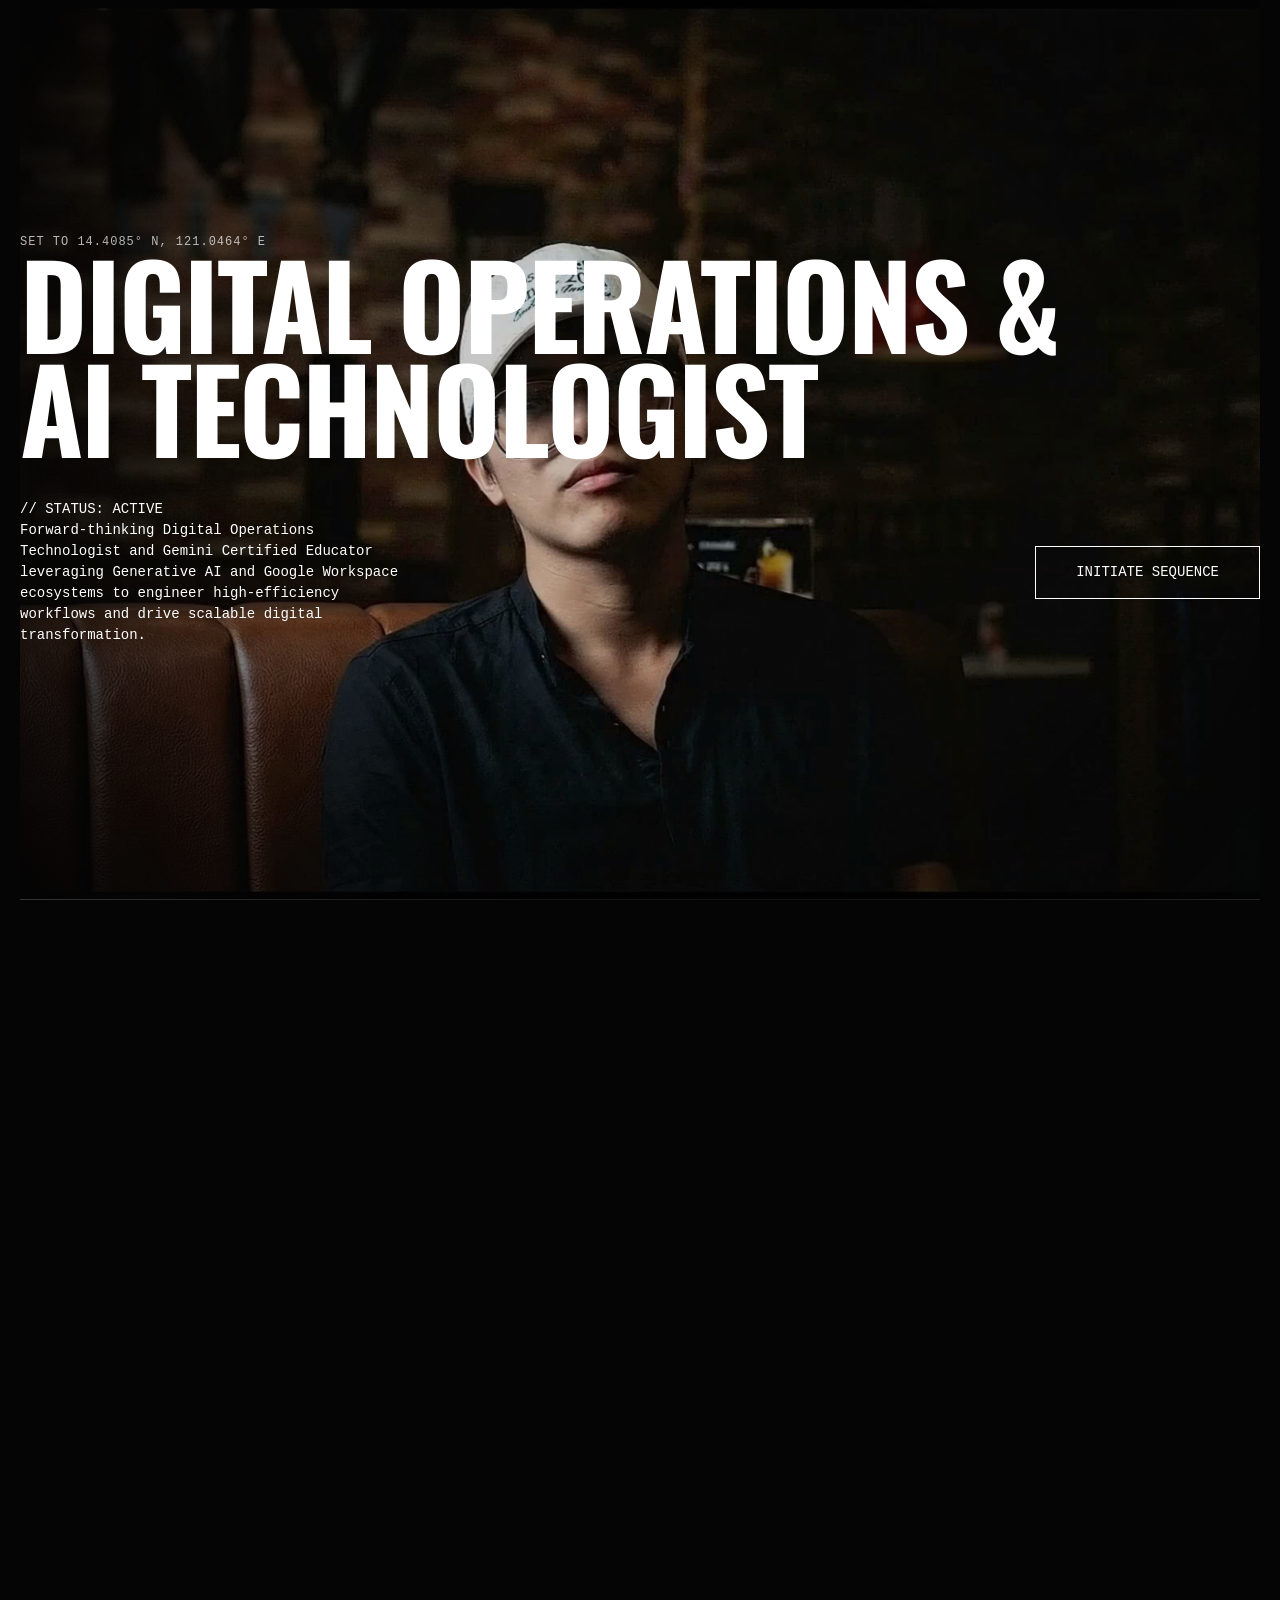
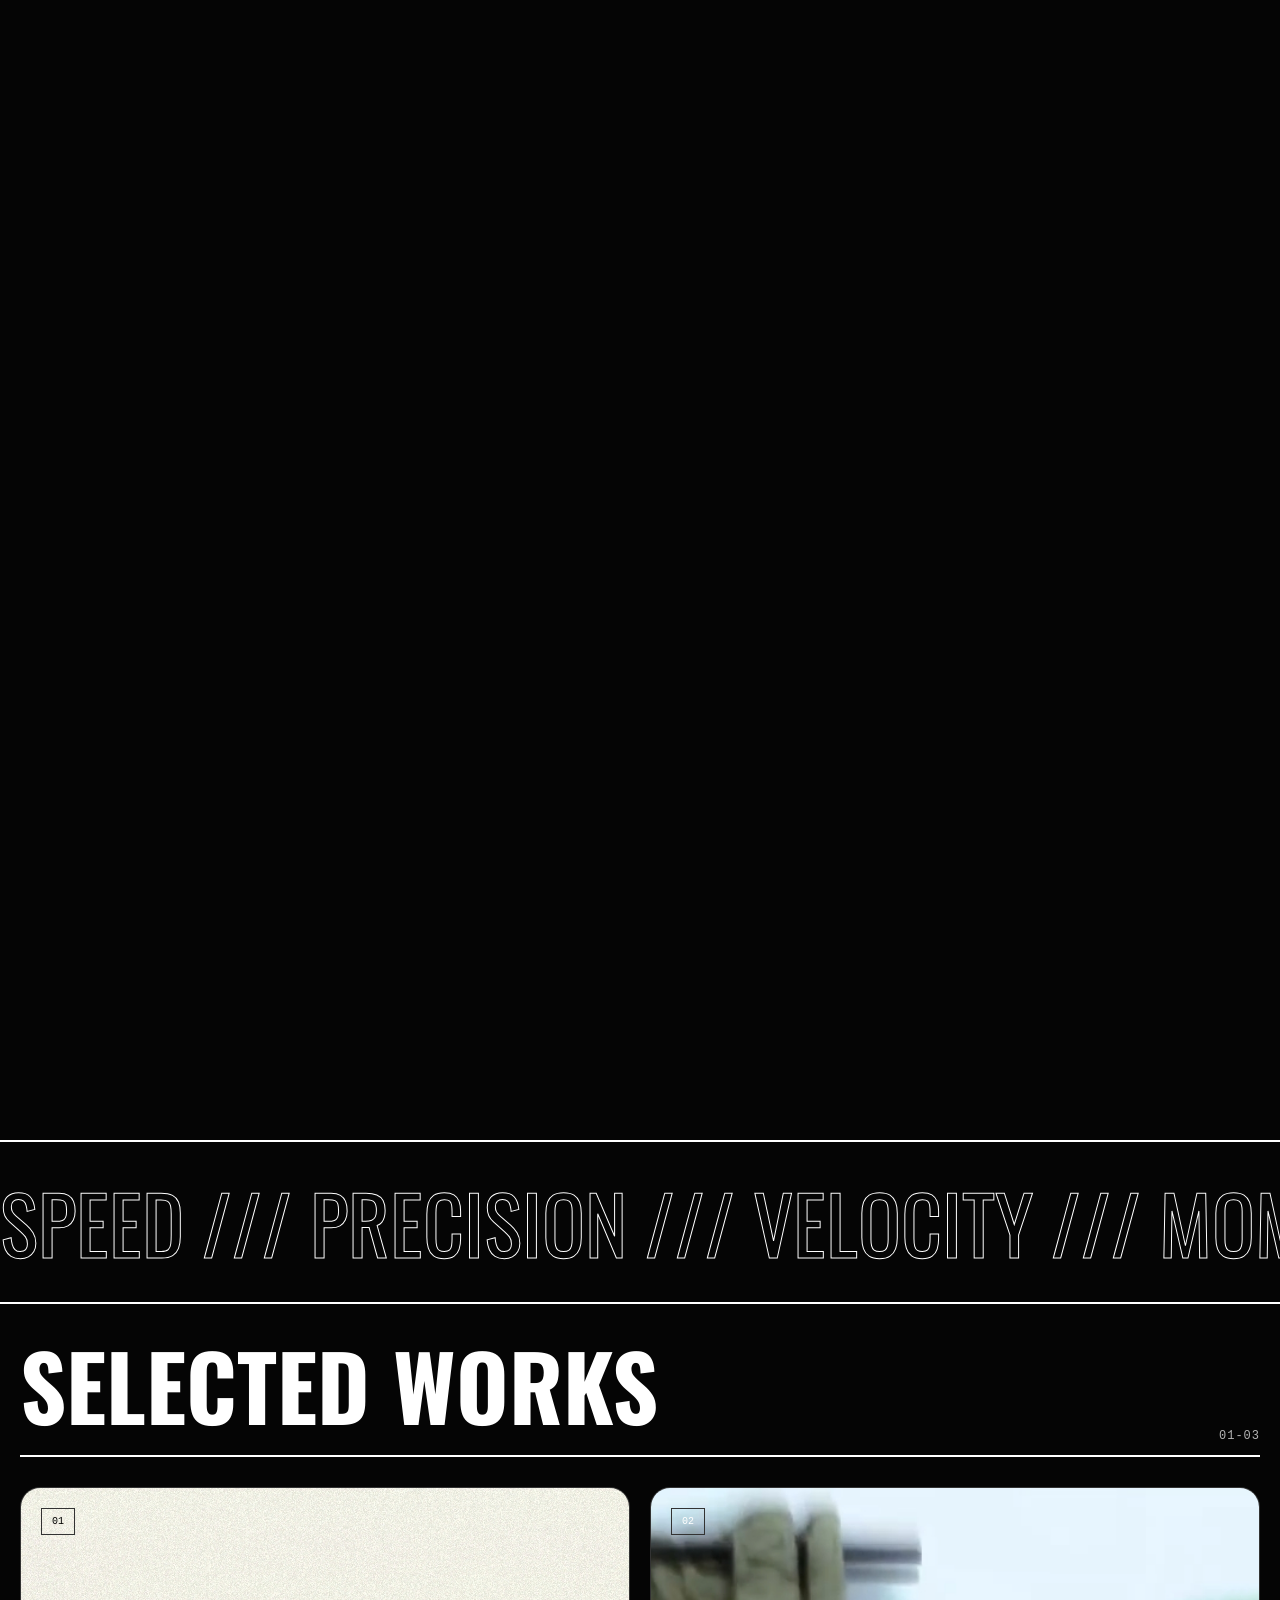
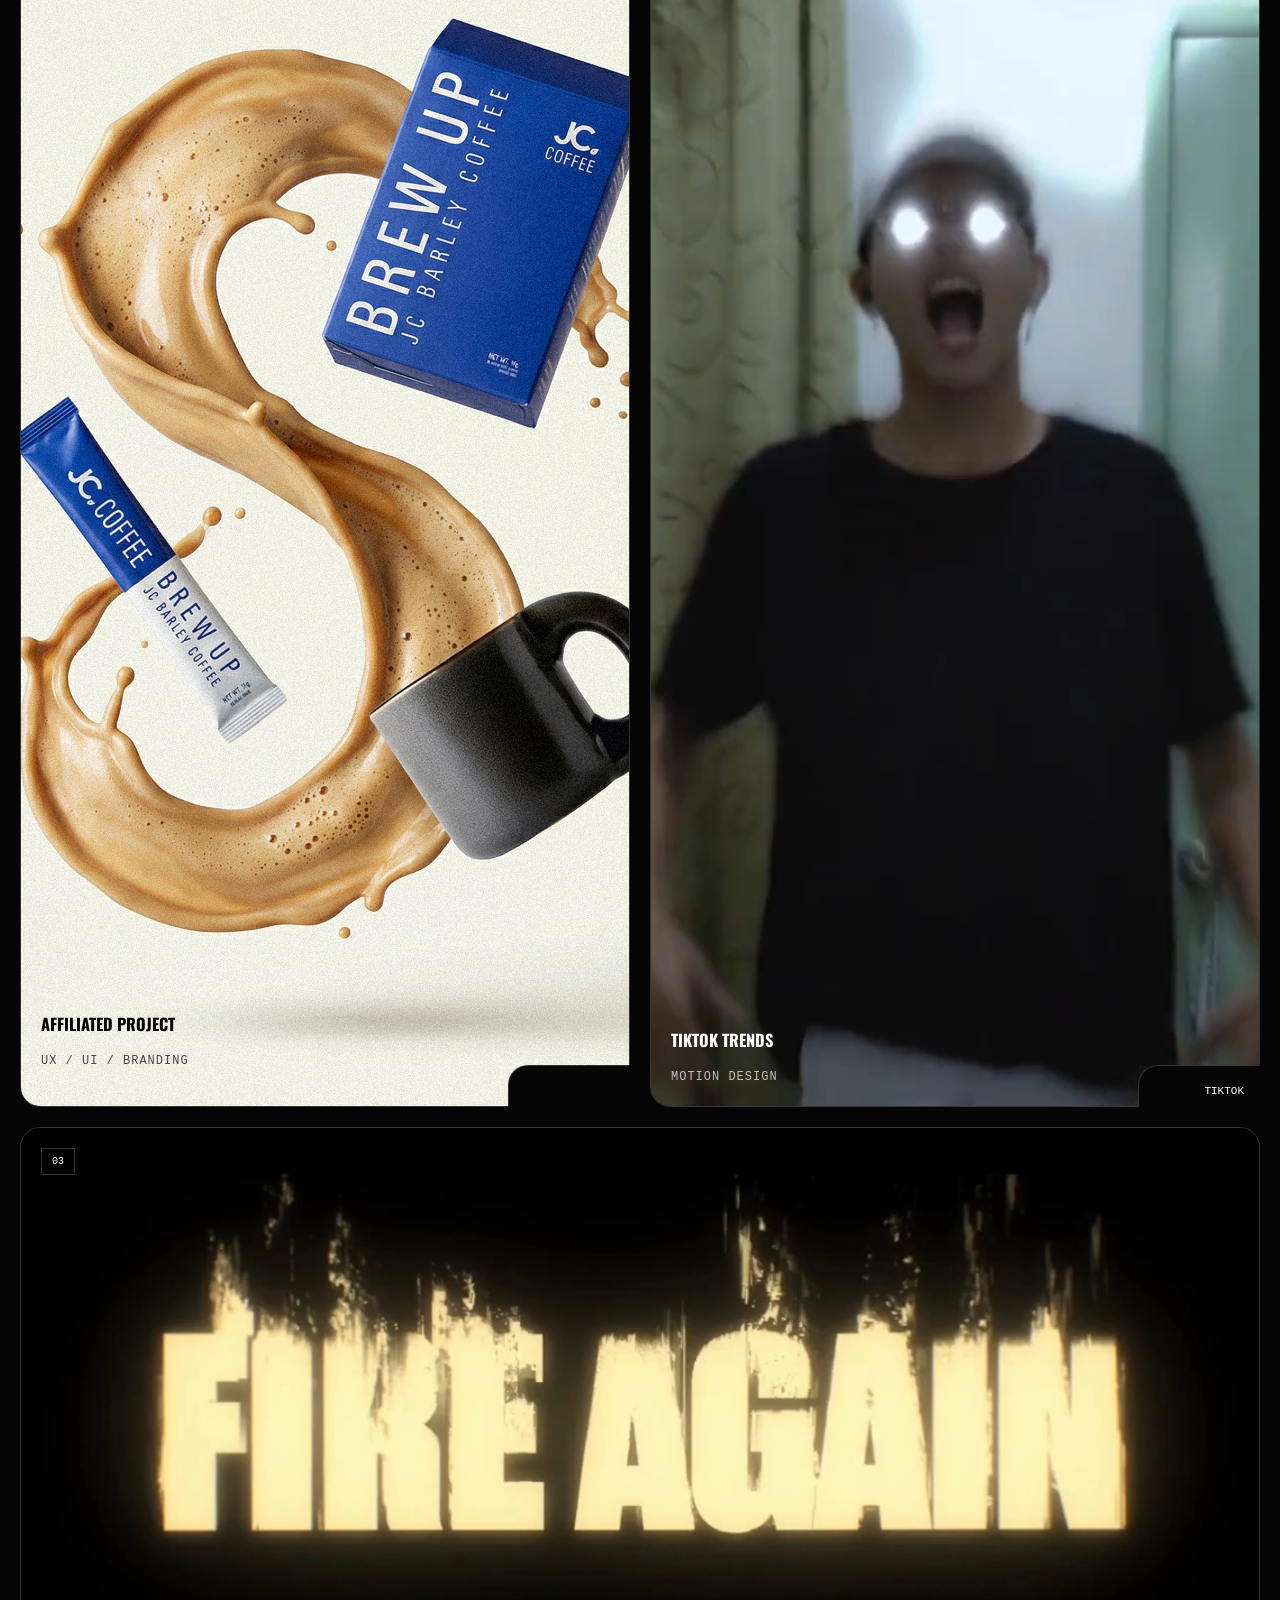
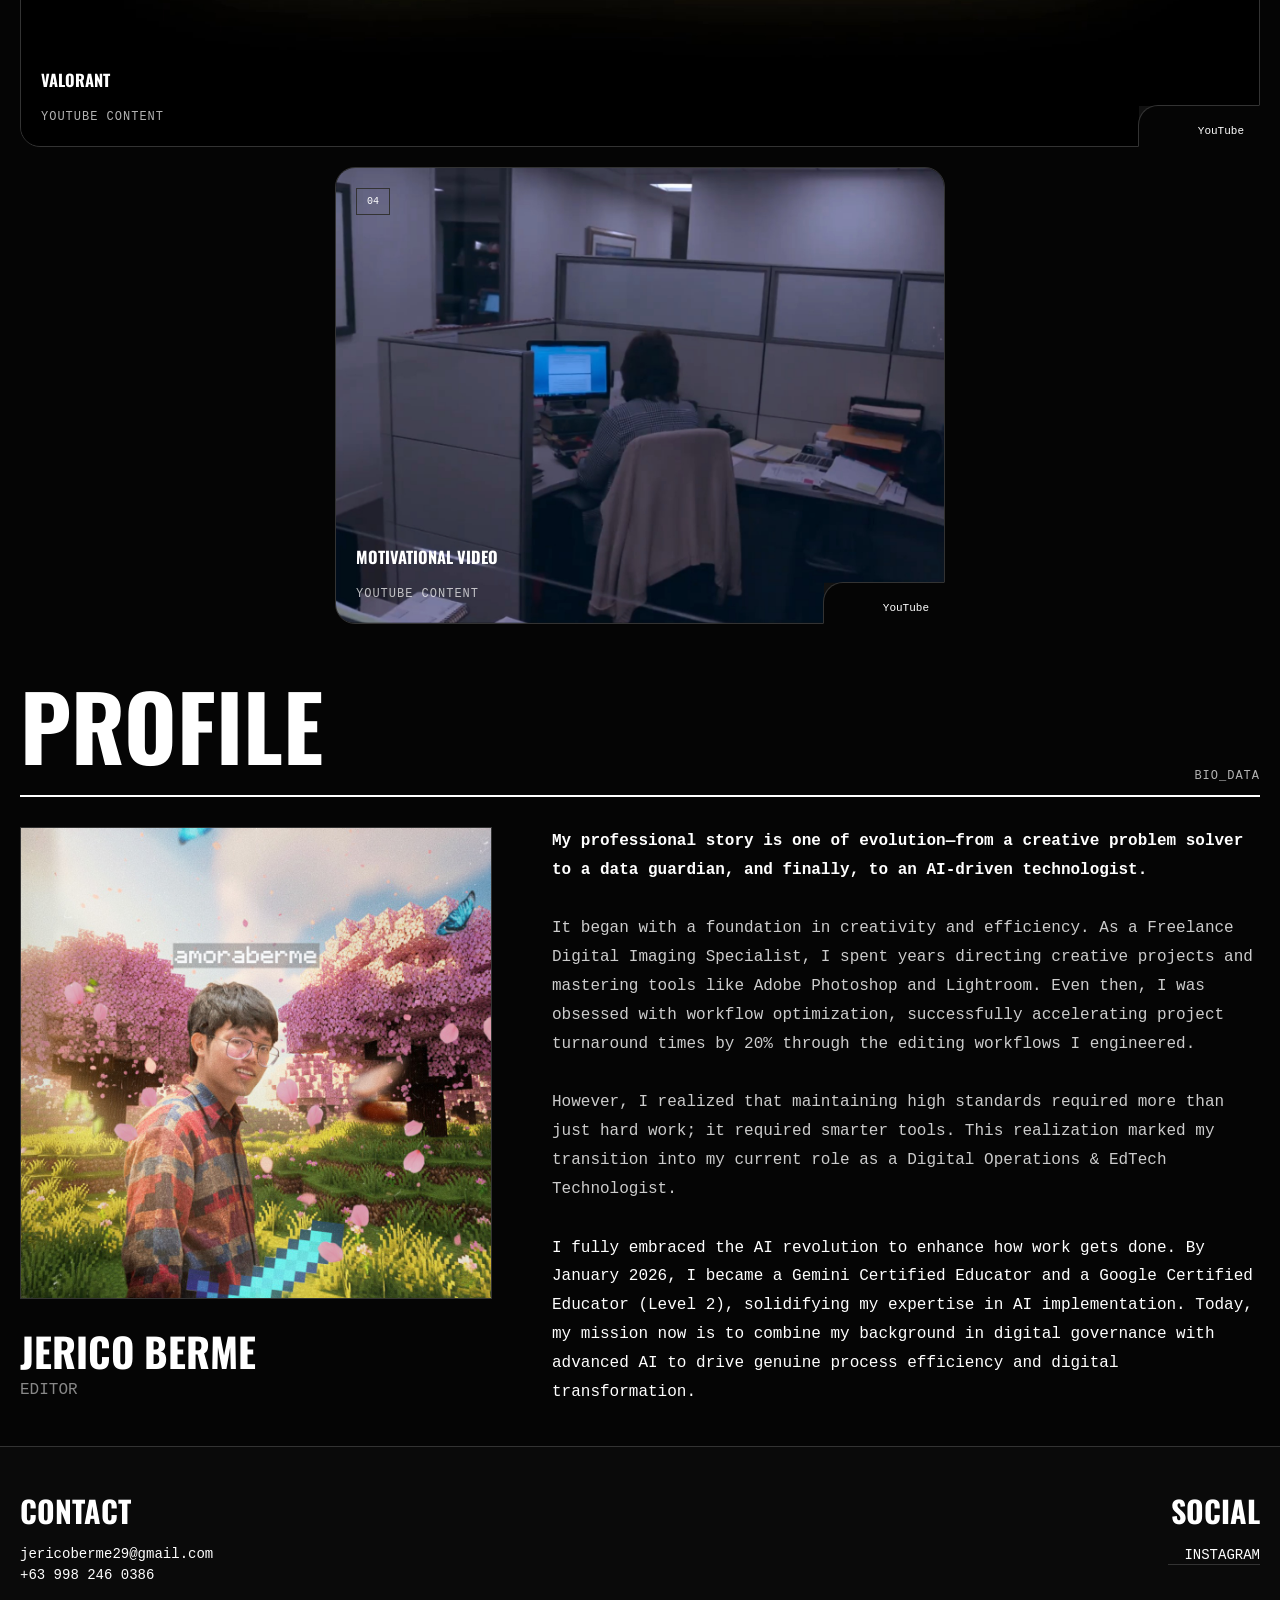
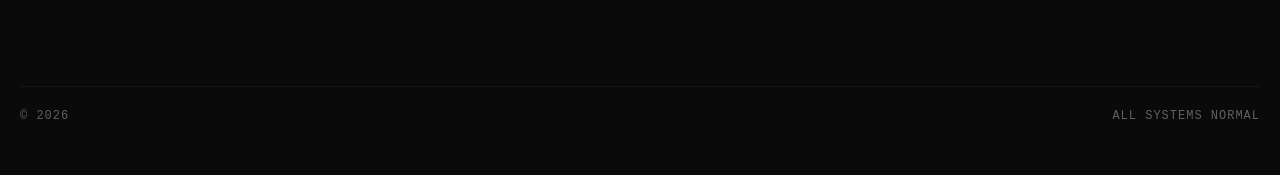
<file: index.html>
<!DOCTYPE html>
<html lang="en">

<head>
    <meta charset="UTF-8">
    <meta name="viewport" content="width=device-width, initial-scale=1.0">
    <title>JERICO BERME - AI SPECIALIST</title>
    <style>
        :root {
            --color-void: #050505;
            --color-stark: #FFFFFF;
            --color-volt: #FFFFFF;

            --font-headline: 'Oswald', 'Impact', sans-serif;
            --font-data: 'Courier New', monospace;

            --spacing-unit: 20px;
        }

        /* RESET & BASE */
        * {
            box-sizing: border-box;
            margin: 0;
            padding: 0;
            cursor: crosshair !important;
            /* GLOBAL CROSSHAIR RULES */
        }

        body {
            background-color: var(--color-void);
            color: var(--color-stark);
            font-family: var(--font-data);
            font-size: 14px;
            line-height: 1.5;
            overflow-x: hidden;
            -webkit-font-smoothing: antialiased;
        }

        /* 
        ------------------------------------------------------------------
        // TYPOGRAPHY
        ------------------------------------------------------------------
        */
        h1,
        h2,
        h3,
        h4,
        h5,
        h6,
        .headline {
            font-family: var(--font-headline);
            text-transform: uppercase;
            line-height: 0.9;
            margin-bottom: var(--spacing-unit);
            font-weight: 700;
        }

        .mega-title {
            font-size: clamp(40px, 9vw, 150px);
            word-break: break-all;
            letter-spacing: -2px;
        }

        .section-header {
            font-size: clamp(30px, 5vw, 60px);
            border-bottom: 2px solid var(--color-stark);
            padding-bottom: 10px;
            margin-bottom: 30px;
            display: flex;
            justify-content: space-between;
            align-items: flex-end;
        }

        .data-label {
            font-size: 12px;
            opacity: 0.7;
            text-transform: uppercase;
            letter-spacing: 1px;
        }

        /* 
        ------------------------------------------------------------------
        // LAYOUT ARCHITECTURE
        ------------------------------------------------------------------
        */
        .container {
            max-width: 1400px;
            margin: 0 auto;
            padding: 0 var(--spacing-unit);
        }

        /* VERTICAL FEED */
        main {
            display: flex;
            flex-direction: column;
            gap: 40px;
            /* Reduced from 100px then 60px */
            padding-top: 40px;
            /* Reduced from 100px then 60px */
            padding-bottom: 40px;
            /* Reduced from 100px then 60px */
        }

        /* HERO SECTION */
        .hero {
            min-height: 80vh;
            display: flex;
            flex-direction: column;
            justify-content: flex-end;
            border-bottom: 1px solid #333;
            padding-bottom: var(--spacing-unit);
        }

        /* MARQUEE BANNER - INFINITE SCROLL */
        .marquee-container {
            width: 100%;
            overflow: hidden;
            border-top: 2px solid var(--color-stark);
            border-bottom: 2px solid var(--color-stark);
            background: var(--color-void);
            padding: 20px 0;
            white-space: nowrap;
        }

        .marquee-content {
            display: inline-block;
            animation: scroll-left 20s linear infinite;
        }

        .marquee-item {
            font-family: var(--font-headline);
            font-size: 80px;
            /* margin-right: 50px; Removed to fix spacing */
            margin-right: 0;
            color: transparent;
            -webkit-text-stroke: 1px var(--color-stark);
            transition: all 0.3s ease;
        }

        .marquee-container:hover .marquee-item {
            color: var(--color-volt);
            -webkit-text-stroke: 1px var(--color-volt);
        }

        @keyframes scroll-left {
            0% {
                transform: translateX(0);
            }

            100% {
                transform: translateX(-50%);
            }
        }

        /* BENTO GRID / MASONRY - TECH TAB UPDATE */
        .grid-section {
            display: grid;
            grid-template-columns: repeat(auto-fit, minmax(300px, 1fr));
            gap: 20px;
        }

        .grid-item {
            position: relative;
            background: #111;
            /* Main Border needs to be masked, so we might need a different approach or just accept the patch covers it */
            border: 1px solid #333;
            border-radius: 20px 20px 0 20px;
            /* TL, TR, BL, BR-Square? No, BR is where the cut is. */
            /* We leave BR square-ish because the patch will sit there. 
               Actually, if we radius the other 3, BR remains 0 (sharp).
            */
            transition: all 0.3s cubic-bezier(0.165, 0.84, 0.44, 1);
            overflow: visible;
            /* Must be visible for the tab patch if it extends or z-indexing */
            aspect-ratio: 1 / 1;
            display: flex;
            flex-direction: column;
        }

        /* THE CUT-OUT PATCH */
        .grid-item::after {
            content: '';
            position: absolute;
            bottom: -1px;
            right: -1px;
            width: 120px;
            /* Width of the cut-out */
            height: 40px;
            /* Height of the cut-out */
            background: var(--color-void);
            /* Matches Page BG */

            /* The Border logic to close the shape */
            border-top: 1px solid #333;
            border-left: 1px solid #333;
            border-bottom: 1px solid transparent;
            /* Hide bottom border of patch */
            border-right: 1px solid transparent;
            /* Hide right border of patch */

            border-radius: 20px 0 0 0;
            /* Curve the inner corner */
            z-index: 10;
            transition: border-color 0.3s ease;
            pointer-events: none;
            /* Let clicks pass through if needed, though labels are on top */
        }

        .grid-item.tall {
            aspect-ratio: 1 / 2;
            grid-row: span 2;
        }

        .grid-item.wide {
            grid-column: span 2;
            aspect-ratio: 2 / 1;
        }

        .grid-item-content {
            flex: 1;
            display: flex;
            flex-direction: column;
            justify-content: space-between;
            padding: 20px;
            z-index: 5;
            position: relative;
            /* Above the placeholder */
        }

        /* We need to move the date/category INTO the tab area */
        .grid-item .meta-tab {
            position: absolute;
            bottom: 5px;
            right: 5px;
            z-index: 20;
            /* Above the patch */
            font-size: 12px;
            color: var(--color-volt);
            background: var(--color-volt);
            color: #000;
            padding: 2px 10px;
            font-weight: bold;
            text-transform: uppercase;
        }

        /* Actually, user wants "framed". Let's put the text inside the black void space */
        .grid-item .tab-label {
            position: absolute;
            bottom: 8px;
            right: 15px;
            z-index: 11;
            /* Above patch */
            font-size: 11px;
            color: var(--color-stark);
            text-align: right;
        }

        /* Highlight specific labels */
        .grid-item:hover .tab-label {
            color: var(--color-volt);
        }

        /* Placeholder for images */
        .placeholder-img {
            position: absolute;
            top: 0;
            left: 0;
            width: 100%;
            height: 100%;
            background-color: #111;
            transition: transform 0.5s ease;
            z-index: 1;
            border-radius: 19px 19px 0 19px;
            /* Match container minus border width approx */
            /* We need to clip the image so it doesn't show under the patch */
            clip-path: polygon(0 0,
                    100% 0,
                    100% calc(100% - 40px),
                    calc(100% - 120px) calc(100% - 40px),
                    calc(100% - 120px) 100%,
                    0 100%);
        }

        /* 
        ------------------------------------------------------------------
        // INTERACTION PHYSICS
        ------------------------------------------------------------------
        */
        .grid-item:hover {
            border-color: var(--color-volt);
            transform: translateY(-4px);
            box-shadow: 0 10px 30px -10px rgba(0, 0, 0, 0.5);
            /* Shadow for lift */
        }

        /* ALSO Highlight the Patch Border */
        .grid-item:hover::after {
            border-top-color: var(--color-volt);
            border-left-color: var(--color-volt);
        }

        .grid-item:hover .placeholder-img {
            transform: scale(1.02);
        }

        .grid-item:hover .item-title {
            color: var(--color-volt);
        }

        /* SLIDESHOW ANIMATION */
        .slideshow-container {
            position: absolute;
            top: 0;
            left: 0;
            width: 100%;
            height: 100%;
            border-radius: 19px 19px 0 19px;
            overflow: hidden;
            z-index: 1;
        }

        .slide-img {
            position: absolute;
            top: 0;
            left: 0;
            width: 100%;
            height: 100%;
            object-fit: cover;
            opacity: 0;
            transition: opacity 0.3s ease;
        }

        /* Default state: First image visible */
        .slide-img:nth-child(1) {
            opacity: 1;
        }

        /* Hover: Trigger animation */
        .grid-item:hover .slide-img {
            animation: cycle-3 3s infinite;
        }

        /* Staggered animation delays handled by keyframes logic directly or delays */
        /* Actually, simpler to just animate opacity based on keyframes for each child */

        .grid-item:hover .slide-img:nth-child(1) {
            animation-name: cycle-1;
        }

        .grid-item:hover .slide-img:nth-child(2) {
            animation-name: cycle-2;
        }

        .grid-item:hover .slide-img:nth-child(3) {
            animation-name: cycle-3;
        }

        @keyframes cycle-1 {

            0%,
            33% {
                opacity: 1;
            }

            33.1%,
            100% {
                opacity: 0;
            }
        }

        @keyframes cycle-2 {

            0%,
            33% {
                opacity: 0;
            }

            33.1%,
            66% {
                opacity: 1;
            }

            66.1%,
            100% {
                opacity: 0;
            }
        }

        @keyframes cycle-3 {

            0%,
            66% {
                opacity: 0;
            }

            66.1%,
            100% {
                opacity: 1;
            }
        }

        /* Dark Text Override for Light Images */
        .text-dark .item-title,
        .text-dark .data-label,
        .text-dark .meta-tag,
        .text-dark .tab-label {
            color: #000000 !important;
        }

        /* CARD MEDIA QUERIES */
        #hero-sequence {
            position: absolute;
            top: 0;
            left: 0;
            width: 100%;
            height: 100%;
            z-index: 1;
            /* Background Layer */

            pointer-events: none;

            /* Feathering / Masking */
            /* Restored to blend edges into the void */
            mask-image: radial-gradient(circle at 60% 50%, black 40%, transparent 100%);
            -webkit-mask-image: radial-gradient(circle at 60% 50%, black 40%, transparent 100%);

            opacity: 0.8;
            /* Slight transparency for text contrast */
        }

        /* VIDEO PREVIEW (For Kinetic Cards) */
        .video-preview {
            position: absolute;
            top: 0;
            left: 0;
            width: 100%;
            height: 100%;
            object-fit: cover;
            border-radius: 19px 19px 0 19px;
            /* Match container minus border */
            clip-path: polygon(0 0,
                    100% 0,
                    100% calc(100% - 40px),
                    calc(100% - 120px) calc(100% - 40px),
                    calc(100% - 120px) 100%,
                    0 100%);
            transition: transform 0.5s ease;
            z-index: 1;
        }

        .anim-gif {
            opacity: 0;
            transition: opacity 0.3s ease;
            z-index: 2;
            /* Above static */
        }

        .grid-item:hover .anim-gif {
            opacity: 1;
        }

        /* Ensure the images scale like the placeholders did */
        .grid-item:hover .video-preview {
            transform: scale(1.02);
        }

        /* KINETIC TAB (Grid Link) */
        .kinetic-tab {
            position: absolute;
            bottom: 8px;
            right: 15px;
            z-index: 20;
            display: flex;
            flex-direction: column;
            height: 13px;
            /* Matches font-size roughly */
            overflow: hidden;
            text-decoration: none;
            color: var(--color-stark);
            text-align: right;
            font-size: 11px;
            cursor: pointer;
        }

        .kinetic-tab span {
            display: block;
            line-height: 13px;
            transition: transform 0.3s cubic-bezier(0.19, 1, 0.22, 1);
        }

        .kinetic-tab:hover span {
            transform: translateY(-100%);
        }

        .kinetic-tab span:nth-child(2) {
            color: var(--color-volt);
        }

        /* BUTTONS */
        .btn {
            display: inline-block;
            background: transparent;
            border: 1px solid var(--color-stark);
            color: var(--color-stark);
            padding: 15px 40px;
            font-family: var(--font-data);
            text-transform: uppercase;
            text-decoration: none;
            transition: all 0.2s ease;
            position: relative;
            overflow: hidden;
        }

        .btn:hover {
            background: var(--color-volt);
            color: var(--color-void);
            border-color: var(--color-volt);
            box-shadow: 0 0 15px var(--color-volt);
        }

        /* UTILS */
        .flex-between {
            display: flex;
            justify-content: space-between;
            align-items: center;
        }

        /* KINETIC LINK (ROLLING TEXT) */
        .kinetic-link {
            display: inline-flex;
            flex-direction: column;
            height: 20px;
            /* Adjust to match font-size line-height approx */
            overflow: hidden;
            text-decoration: none;
            color: inherit;
            vertical-align: bottom;
            border-bottom: 1px solid #333;
        }

        .kinetic-link span {
            display: block;
            transition: transform 0.3s cubic-bezier(0.19, 1, 0.22, 1);
            line-height: 20px;
            /* Match container height */
        }

        .kinetic-link:hover span {
            transform: translateY(-100%);
        }

        .kinetic-link:hover {
            border-color: var(--color-volt);
        }

        .meta-tag {
            border: 1px solid #333;
            padding: 5px 10px;
            font-size: 10px;
        }

        /* MOBILE OPTIMIZATIONS */
        @media (max-width: 768px) {
            .mega-title {
                font-size: 15vw;
            }

            /* Stack Grid Items */
            .grid-section {
                grid-template-columns: 1fr;
                /* Force Single Column */
            }

            .grid-item.wide,
            .grid-item.tall {
                grid-column: span 1;
                grid-row: span 1;
                aspect-ratio: 1/1;
                /* Normalize aspect ratio */
            }

            /* Fix Grid Item 04 (Motivational Video) overrides for mobile */
            .grid-item[style*="grid-column: span 2"] {
                grid-column: span 1 !important;
                width: 100% !important;
                justify-self: stretch !important;
            }

            /* Stack Profile Section */
            .section-header+div {
                display: flex !important;
                flex-direction: column;
                gap: 40px !important;
            }

            .section-header+div>div {
                width: 100%;
            }

            /* Stack Footer */
            footer .flex-between {
                flex-direction: column;
                gap: 40px;
            }

            footer .flex-between>div {
                width: 100%;
                text-align: left !important;
            }
        }
    </style>
    <!-- Import Fonts via Google Fonts for "Oswald" to simulate impact-style -->
    <link rel="preconnect" href="https://fonts.googleapis.com">
    <link rel="preconnect" href="https://fonts.gstatic.com" crossorigin>
    <link href="https://fonts.googleapis.com/css2?family=Oswald:wght@500;700&display=swap" rel="stylesheet">
</head>

<body>

    <div class="container">
        <!-- HEADER REMOVED by user request -->

        <main style="padding-top: 0;">
            <div class="scroll-track" style="height: 300vh; position: relative;">
                <div class="sticky-hero"
                    style="position: sticky; top: 0; height: 100vh; width: 100%; overflow: hidden;">
                    <!-- CANVAS BACKGROUND -->
                    <canvas id="hero-sequence"></canvas>

                    <!-- HERO CONTENT (Overlay) -->
                    <!-- HERO CONTENT (Overlay) -->
                    <!-- Removed z-index from parent .hero to allow interleaving children with canvas -->
                    <section class="hero"
                        style="position: relative; height: 100%; display: flex; flex-direction: column; justify-content: center; pointer-events: none;">
                        <div class="data-label" style="pointer-events: auto; position: relative; z-index: 20;">SET TO
                            14.4085° N, 121.0464° E</div>
                        <h1 class="mega-title"
                            style="pointer-events: auto; position: relative; z-index: 10; color: var(--color-stark);">
                            DIGITAL OPERATIONS &<br>
                            AI TECHNOLOGIST
                        </h1>
                        <div class="flex-between"
                            style="margin-top: 20px; pointer-events: auto; position: relative; z-index: 20;">
                            <p style="max-width: 400px;">
                                // STATUS: ACTIVE<br>
                                Forward-thinking Digital Operations Technologist and Gemini Certified Educator
                                leveraging Generative AI and Google Workspace ecosystems to engineer high-efficiency
                                workflows and drive scalable digital transformation.
                            </p>
                            <a href="#" class="btn">Initiate Sequence</a>
                        </div>
                    </section>
                </div>
            </div>

            <!-- MARQUEE BANNER -->
        </main>
    </div>

    <!-- FULL WIDTH MARQUEE -->
    <div class="marquee-container">
        <div class="marquee-content">
            <span class="marquee-item">SPEED /// PRECISION /// VELOCITY /// MOMENTUM /// FORCE ///&nbsp;</span>
            <span class="marquee-item">SPEED /// PRECISION /// VELOCITY /// MOMENTUM /// FORCE ///&nbsp;</span>
        </div>
    </div>

    <div class="container" style="margin-top: 40px; margin-bottom: 40px;">
        <!-- BENTO GRID -->
        <section>
            <div class="section-header">
                <h2>SELECTED WORKS</h2>
                <span class="data-label">01-03</span>
            </div>

            <div class="grid-section">
                <!-- ITEM 1 -->
                <div class="grid-item tall text-dark">
                    <div class="slideshow-container">
                        <img src="images/Gemini_Generated_Image_p5yba7p5yba7p5yb.png" class="slide-img" alt="Slide 1">
                        <img src="images/asd.png" class="slide-img" alt="Slide 2">
                        <img src="images/adfsgd.png" class="slide-img" alt="Slide 3">
                    </div>

                    <div class="grid-item-content" style="z-index: 2; position: relative;">
                        <div class="flex-between">
                            <span class="meta-tag">01</span>
                            <!-- Moved Date to Tab Label -->
                        </div>
                        <div>
                            <h3 class="item-title">Affiliated Project</h3>
                            <p class="data-label">UX / UI / BRANDING</p>
                        </div>
                    </div>
                    <div class="tab-label" style="z-index: 2; position: relative;">2024</div>
                </div>

                <!-- ITEM 2 -->
                <div class="grid-item tall">
                    <!-- Video Preview Stack -->
                    <img src="images/tiktok-static.jpg" class="video-preview static-thumb" alt="TikTok Preview Static">
                    <img src="images/titookvid-ezgif.com-video-to-webp-converter.webp" class="video-preview anim-gif"
                        alt="TikTok Preview Animated">

                    <div class="grid-item-content">
                        <div class="flex-between">
                            <span class="meta-tag">02</span>
                        </div>
                        <div>
                            <h3 class="item-title">TIKTOK TRENDS</h3>
                            <p class="data-label">MOTION DESIGN</p>
                        </div>
                    </div>
                    <a href="https://www.tiktok.com/@amorvisuals" class="kinetic-tab" target="_blank">
                        <span>TIKTOK</span>
                        <span>@amorvisuals</span>
                    </a>
                </div>

                <!-- ITEM 3 (VALORANT - WIDE) -->
                <div class="grid-item wide">
                    <!-- Video Preview Stack -->
                    <img src="images/valorant-static.jpg" class="video-preview static-thumb" alt="Valorant Static">
                    <img src="images/FireAgain-ezgif.com-video-to-webp-converter.webp" class="video-preview anim-gif"
                        alt="Valorant Animated">

                    <div class="grid-item-content">
                        <div class="flex-between">
                            <span class="meta-tag">03</span>
                        </div>
                        <div>
                            <h3 class="item-title">VALORANT</h3>
                            <p class="data-label">YouTube Content</p>
                        </div>
                    </div>
                    <a href="https://youtube.com/@amorvisual" class="kinetic-tab" target="_blank">
                        <span>YouTube</span>
                        <span>@amorvisual</span>
                    </a>
                </div>

                <!-- ITEM 4 (TUSOAD - STANDARD 430x322) -->
                <div class="grid-item"
                    style="aspect-ratio: 430/322; grid-column: span 2; justify-self: center; width: calc(50% - 10px);">
                    <!-- Video Preview Stack -->
                    <img src="images/tusoad-static.jpg" class="video-preview static-thumb" alt="TUSOAD Static">
                    <img src="images/TUSOAD-ezgif.com-video-to-webp-converter.webp" class="video-preview anim-gif"
                        alt="TUSOAD Animated">

                    <div class="grid-item-content">
                        <div class="flex-between">
                            <span class="meta-tag">04</span>
                        </div>
                        <div>
                            <h3 class="item-title">Motivational Video</h3>
                            <p class="data-label">YouTube Content</p>
                        </div>
                    </div>
                    <a href="https://youtube.com/@innershift11" class="kinetic-tab" target="_blank">
                        <span>YouTube</span>
                        <span>@innershift1</span>
                    </a>
                </div>
            </div>


        </section>

        <!-- NEW ABOUT SECTION -->
        <section style="margin-top: 60px; scroll-margin-top: 60px;">
            <div class="section-header">
                <h2>PROFILE</h2>
                <span class="data-label">BIO_DATA</span>
            </div>

            <div style="display: grid; grid-template-columns: minmax(300px, 1fr) 1.5fr; gap: 60px; align-items: start;">
                <!-- Left Column: Image & Identity -->
                <div>
                    <div
                        style="aspect-ratio: 1/1; background-color: #111; border: 1px solid #333; position: relative; margin-bottom: 30px; overflow: hidden;">
                        <img src="images/profile.jpg" alt="Jerico Berme Profile"
                            style="width: 100%; height: 100%; object-fit: cover; display: block;">
                    </div>
                    <h2 style="font-size: 40px; margin-bottom: 5px; line-height: 1.1;">JERICO BERME</h2>
                    <p style="font-family: var(--font-data); color: #888; font-size: 16px;">EDITOR</p>
                </div>

                <!-- Right Column: Biography -->
                <div style="font-family: var(--font-data); font-size: 16px; line-height: 1.8; color: #ccc;">
                    <p style="margin-bottom: 30px; font-weight: bold; color: white;">My professional story is one of
                        evolution—from a creative problem solver to a data guardian, and finally, to an AI-driven
                        technologist.</p>

                    <p style="margin-bottom: 30px;">It began with a foundation in creativity and efficiency. As a
                        Freelance Digital Imaging Specialist, I spent years directing creative projects and mastering
                        tools like Adobe Photoshop and Lightroom. Even then, I was obsessed with workflow optimization,
                        successfully accelerating project turnaround times by 20% through the editing workflows I
                        engineered.</p>



                    <p style="margin-bottom: 30px;">However, I realized that maintaining high standards required more
                        than just hard work; it required smarter tools. This realization marked my transition into my
                        current role as a Digital Operations & EdTech Technologist.</p>

                    <p style="color: var(--color-volt);">I fully embraced the AI revolution to enhance how work gets
                        done. By January 2026, I became a Gemini Certified Educator and a Google Certified Educator
                        (Level 2), solidifying my expertise in AI implementation. Today, my mission now is to combine my
                        background in digital governance with advanced AI to drive genuine process efficiency and
                        digital transformation.</p>
                </div>
            </div>
        </section>
    </div>

    <!-- FOOTER -->
    <footer style="border-top: 1px solid #333; padding: 50px 0; background: #0a0a0a;">
        <div class="container">
            <div class="flex-between" style="align-items: flex-start;">
                <div>
                    <div class="headline" style="font-size: 30px;">CONTACT</div>
                    <p>jericoberme29@gmail.com</p>
                    <p>+63 998 246 0386</p>
                </div>
                <div style="text-align: right;">
                    <div class="headline" style="font-size: 30px;">SOCIAL</div>
                    <a href="https://www.instagram.com/amoraberme" class="kinetic-link">
                        <span>INSTAGRAM</span>
                        <span style="color: var(--color-volt);">@AMORABERME</span>
                    </a>
                </div>
            </div>
            <div
                style="margin-top: 100px; padding-top: 20px; border-top: 1px solid #222; display: flex; justify-content: space-between; opacity: 0.5;">
                <span class="data-label">© 2026</span>
                <span class="data-label">ALL SYSTEMS NORMAL</span>
            </div>
        </div>
    </footer>

    <script src="js/scroll-sequence.js"></script>
</body>

</html>
</file>
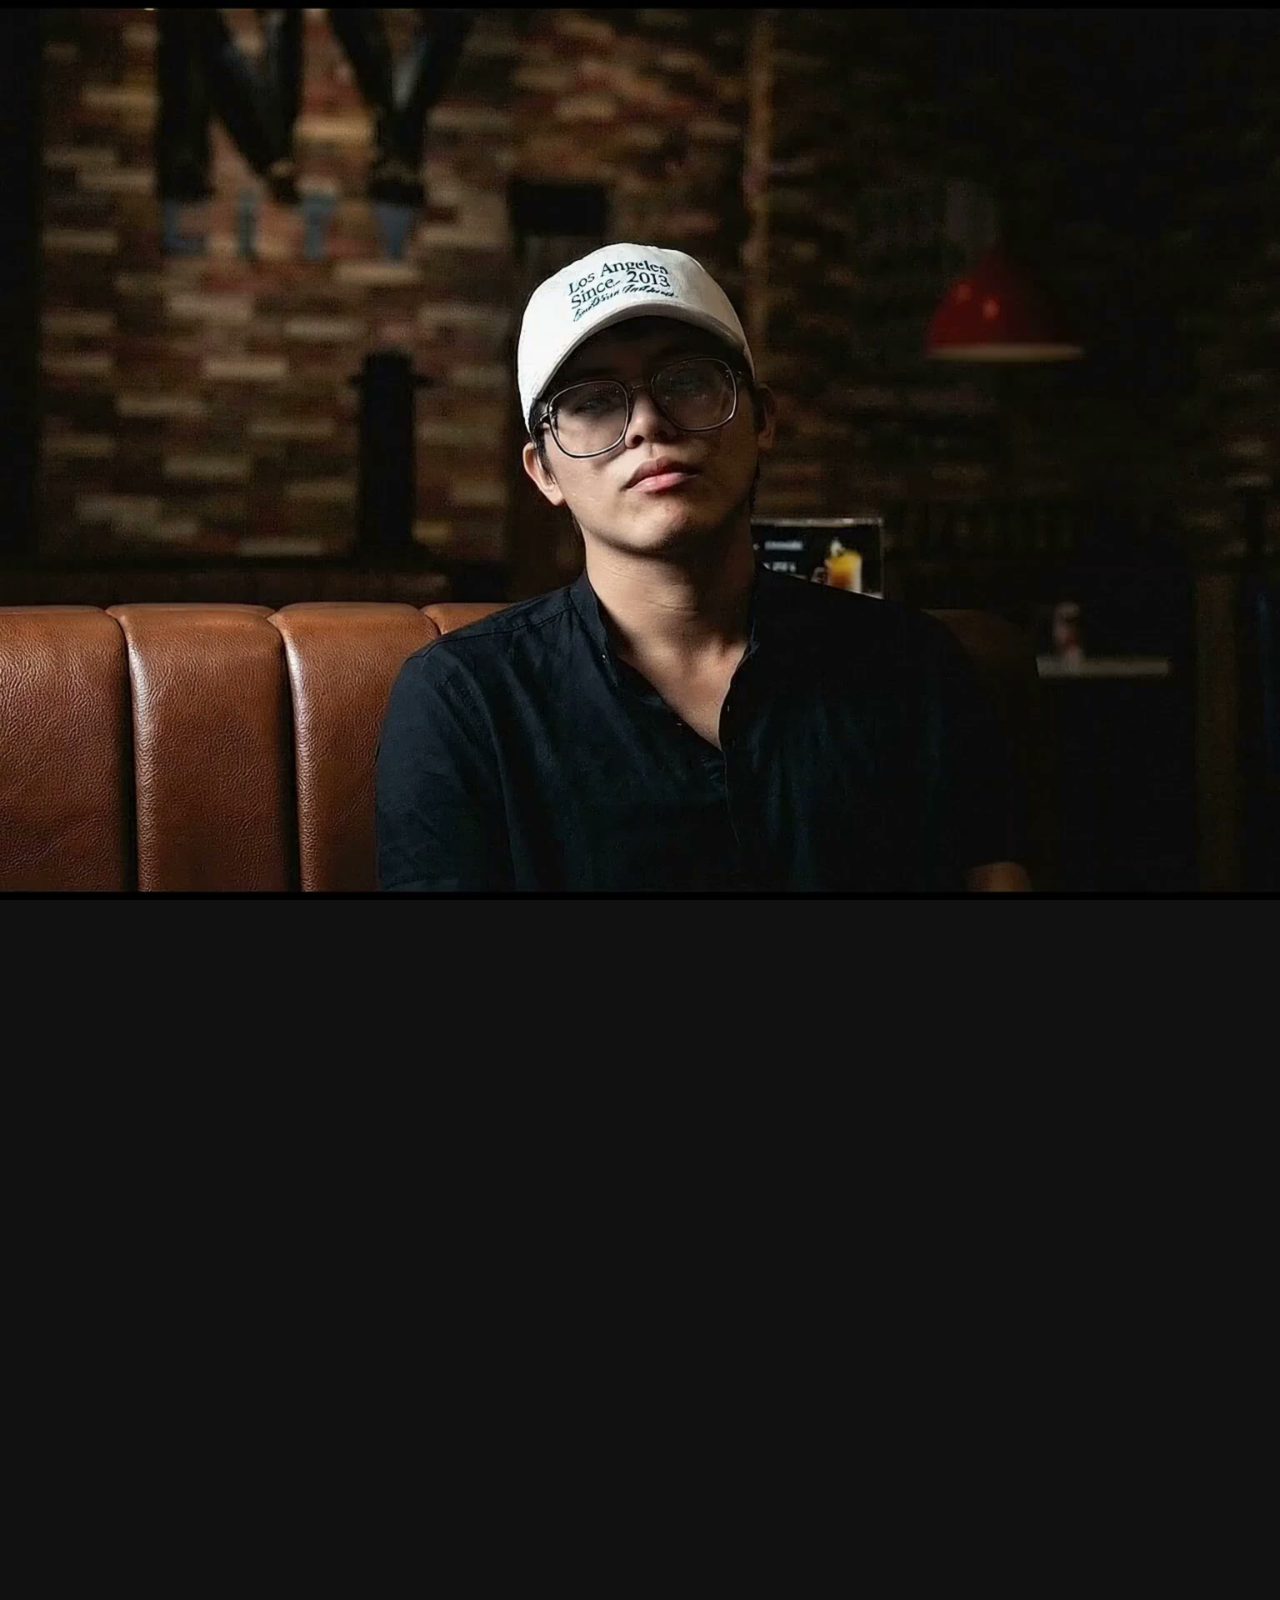
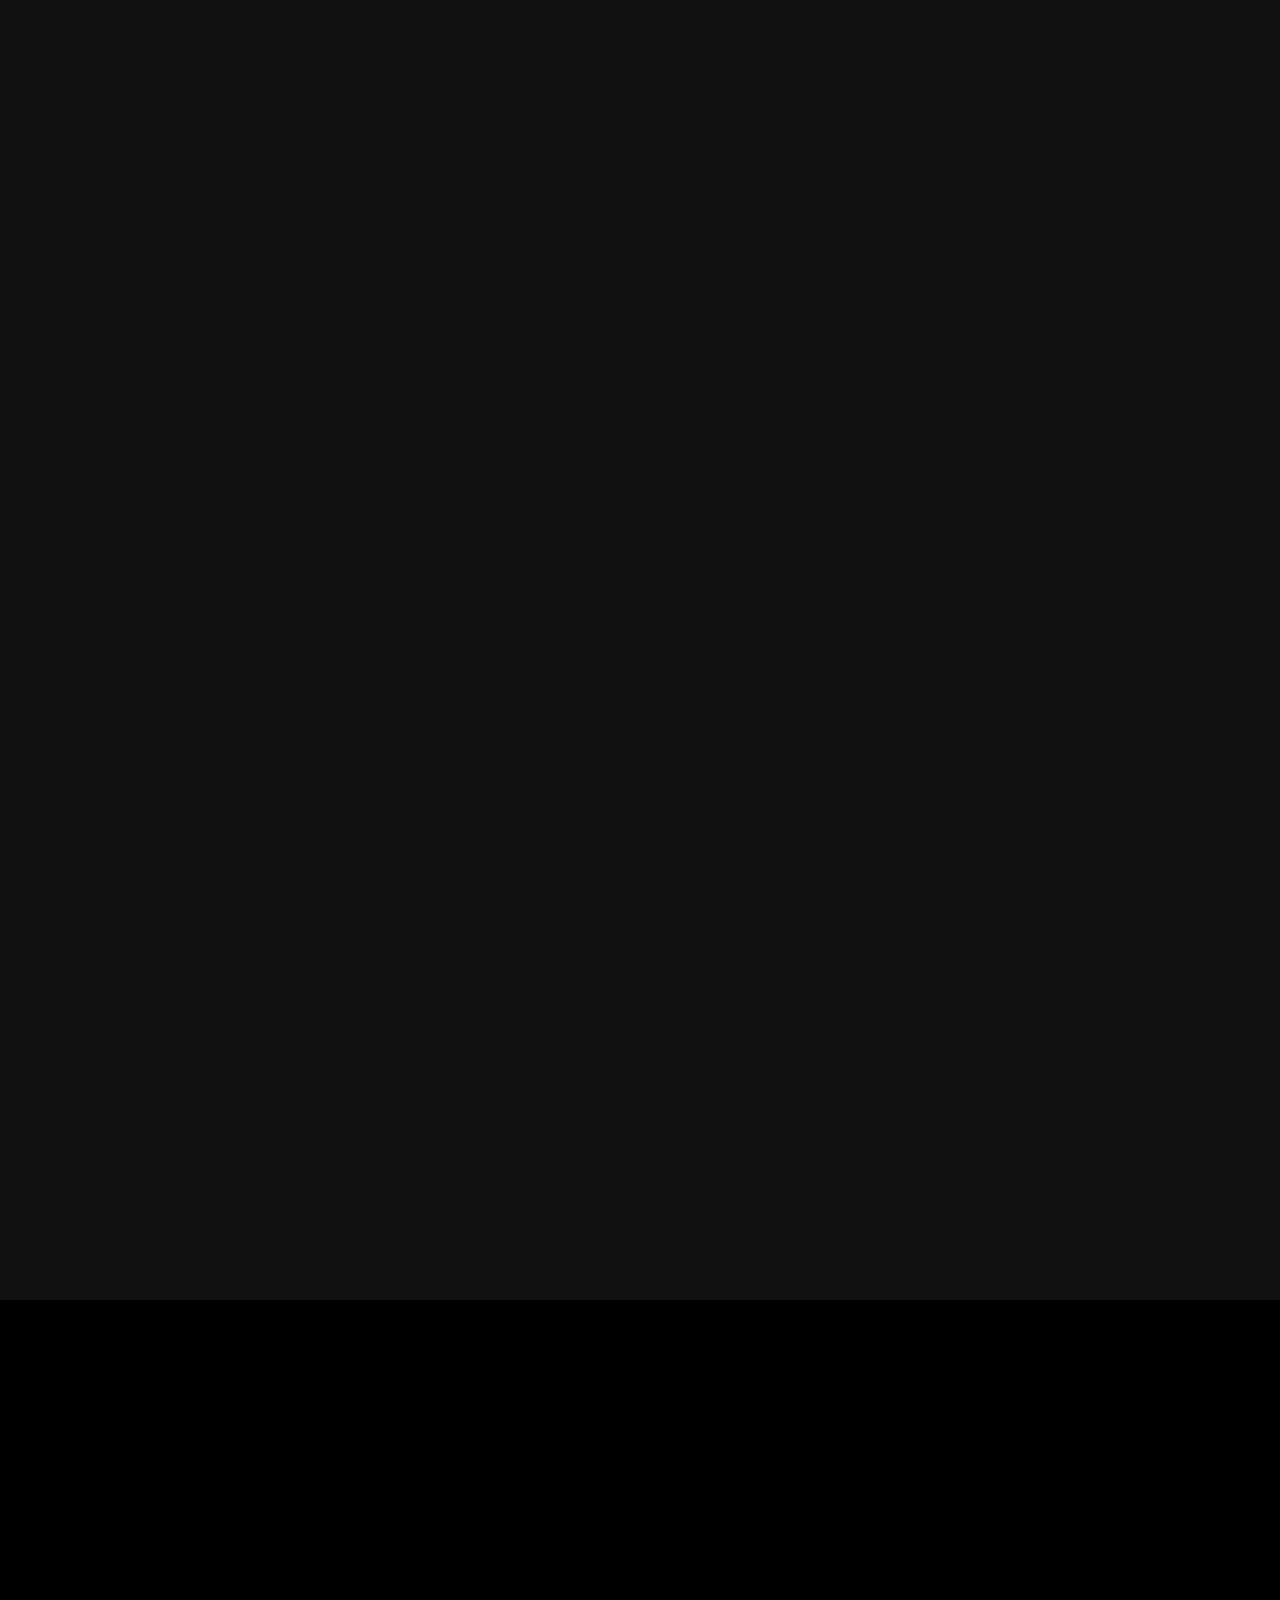
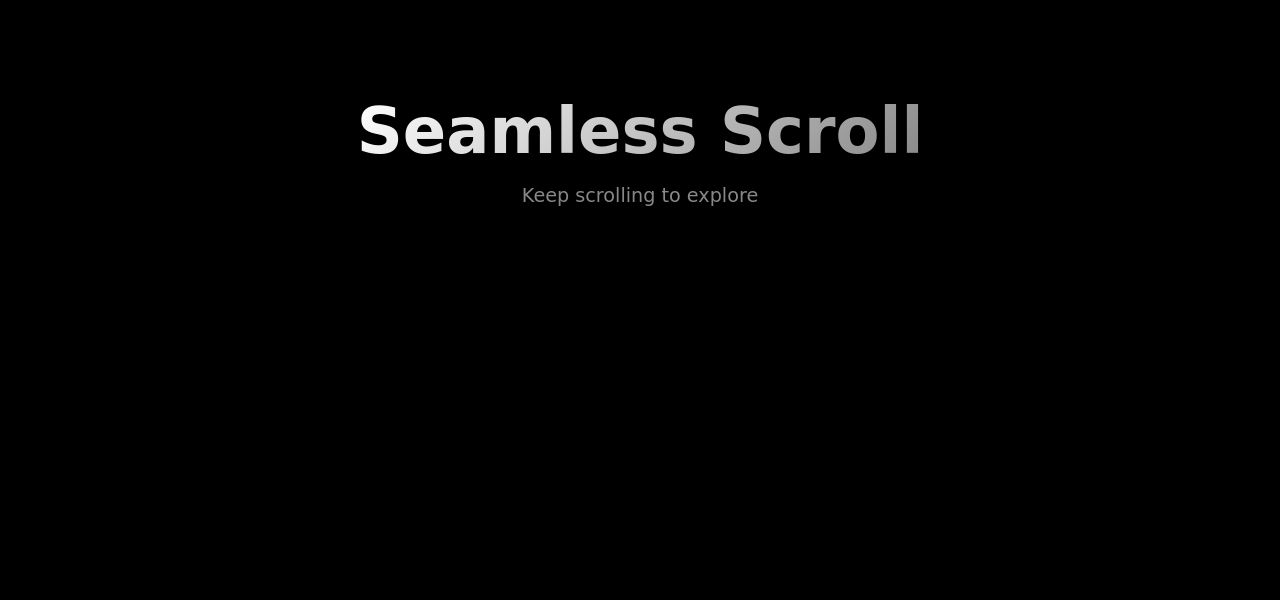
<file: images/me zip/index.html>
<!DOCTYPE html>
<html lang="en">
<head>
    <meta charset="UTF-8">
    <meta name="viewport" content="width=device-width, initial-scale=1.0">
    <title>Scroll Sequence Animation</title>
    <link rel="stylesheet" href="style.css">
    <style>
        /* A simple loader style directly in HTML to ensure it appears immediately */
        #loader {
            position: fixed;
            top: 0;
            left: 0;
            width: 100%;
            height: 100%;
            background: #000;
            display: flex;
            justify-content: center;
            align-items: center;
            color: white;
            z-index: 1000;
            font-family: sans-serif;
            transition: opacity 0.5s ease;
        }
    </style>
</head>
<body>

    <div id="loader">Loading Sequence... 0%</div>

    <section class="scroll-sequence-container">
        <canvas id="hero-lightpass"></canvas>
    </section>

    <section class="content">
        <h1>Seamless Scroll</h1>
        <p>Keep scrolling to explore</p>
    </section>

    <script src="script.js"></script>
</body>
</html>
</file>
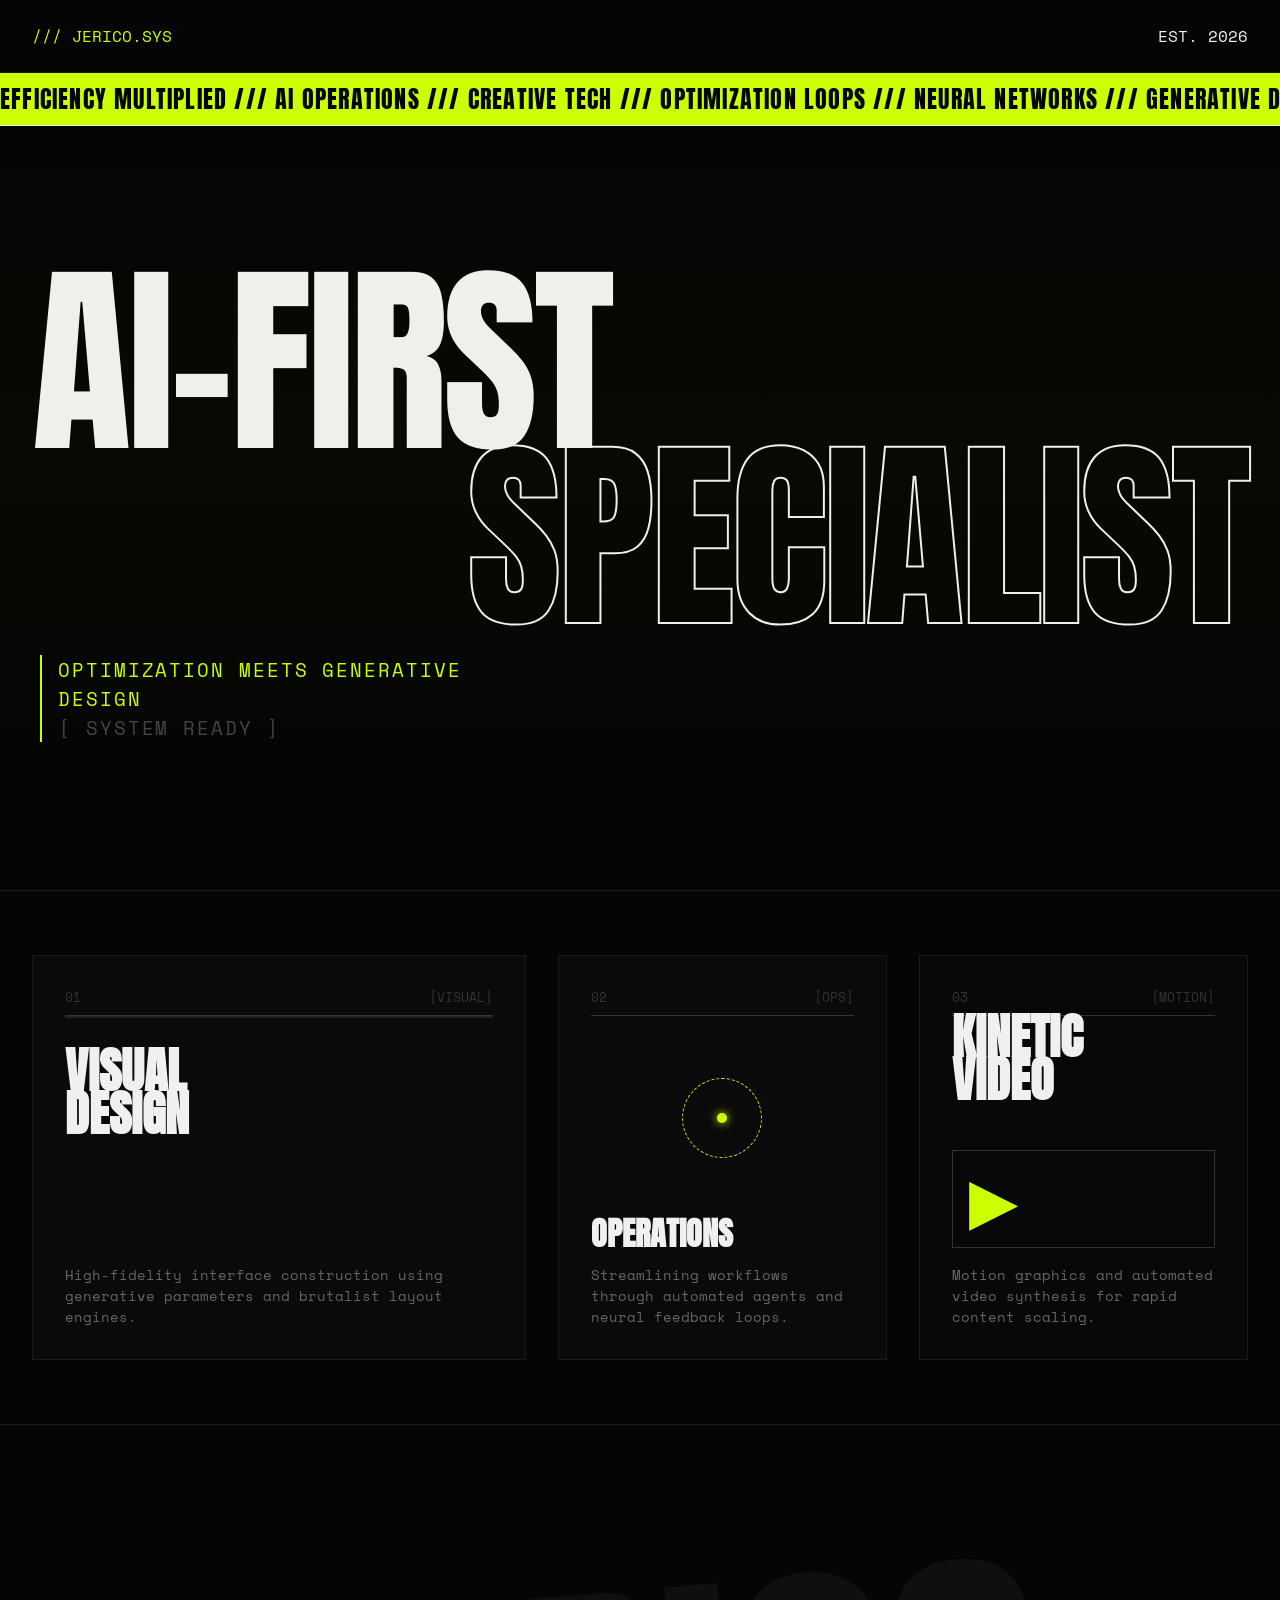
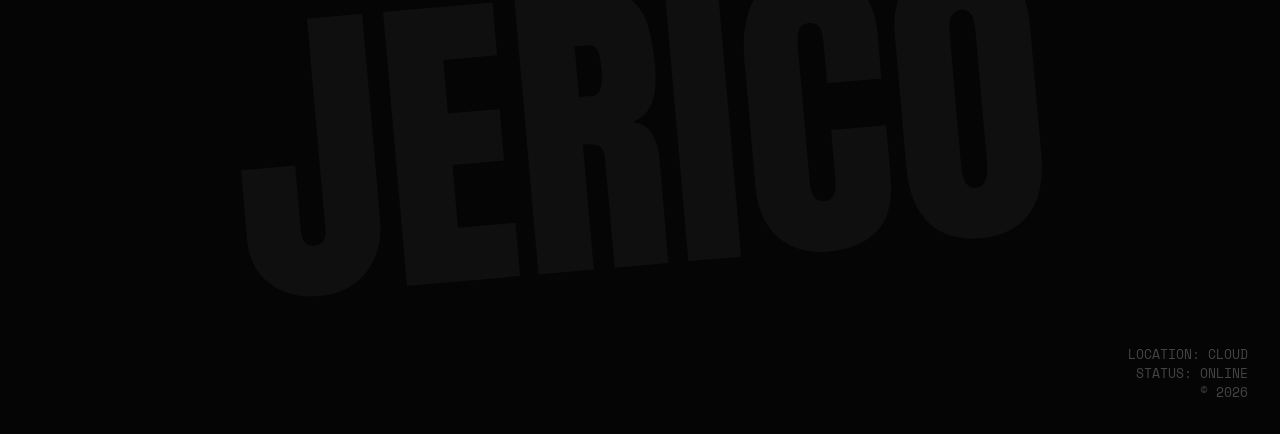
<file: portfolio.html>
<!DOCTYPE html>
<html lang="en">

<head>
    <meta charset="UTF-8">
    <meta name="viewport" content="width=device-width, initial-scale=1.0">
    <title>JERICO /// AI-FIRST HYBRID SPECIALIST</title>
    <link rel="preconnect" href="https://fonts.googleapis.com">
    <link rel="preconnect" href="https://fonts.gstatic.com" crossorigin>
    <link
        href="https://fonts.googleapis.com/css2?family=Anton&family=Space+Mono:ital,wght@0,400;0,700;1,400&display=swap"
        rel="stylesheet">
    <style>
        :root {
            --void-black: #050505;
            --volt-lime: #CCFF00;
            --stark-white: #F0F0F0;
            --font-display: 'Anton', sans-serif;
            --font-mono: 'Space Mono', monospace;
        }

        * {
            margin: 0;
            padding: 0;
            box-sizing: border-box;
        }

        body {
            background-color: var(--void-black);
            color: var(--stark-white);
            font-family: var(--font-mono);
            overflow-x: hidden;
            width: 100vw;
            min-height: 100vh;
            -webkit-font-smoothing: antialiased;
        }

        /* --- MARQUEE --- */
        .marquee-wrapper {
            width: 100%;
            background-color: var(--volt-lime);
            color: var(--void-black);
            padding: 0.5rem 0;
            overflow: hidden;
            position: relative;
            z-index: 100;
            border-bottom: 1px solid var(--stark-white);
        }

        .marquee-content {
            display: flex;
            white-space: nowrap;
            animation: infiniteScroll 20s linear infinite;
        }

        .marquee-item {
            font-family: var(--font-display);
            font-size: 1.5rem;
            text-transform: uppercase;
            padding-right: 2rem;
            font-weight: 400;
            letter-spacing: 0.05em;
        }

        @keyframes infiniteScroll {
            0% {
                transform: translateX(0);
            }

            100% {
                transform: translateX(-50%);
            }
        }

        /* --- HERO SECTION --- */
        .hero {
            min-height: 85vh;
            display: flex;
            flex-direction: column;
            justify-content: center;
            padding: 2rem;
            position: relative;
            border-bottom: 1px solid rgba(240, 240, 240, 0.1);
        }

        .hero-main {
            display: flex;
            flex-direction: column;
            line-height: 0.85;
            margin-bottom: 2rem;
            z-index: 2;
        }

        .hero-line {
            font-family: var(--font-display);
            font-size: clamp(4rem, 16vw, 20rem);
            color: var(--stark-white);
            text-transform: uppercase;
            letter-spacing: -0.02em;
            transition: color 0.3s ease;
        }

        .hero-line:hover {
            color: transparent;
            -webkit-text-stroke: 2px var(--volt-lime);
        }

        .hero-sub {
            font-family: var(--font-mono);
            color: var(--volt-lime);
            font-size: clamp(0.8rem, 1.5vw, 1.2rem);
            max-width: 40ch;
            margin-left: 0.5rem;
            text-transform: uppercase;
            letter-spacing: 0.1em;
            border-left: 2px solid var(--volt-lime);
            padding-left: 1rem;
        }

        /* --- GRID SYSTEM --- */
        .grid-section {
            padding: 4rem 2rem;
            width: 100%;
            max-width: 1600px;
            margin: 0 auto;
        }

        .bento-grid {
            display: grid;
            grid-template-columns: repeat(1, 1fr);
            gap: 2rem;
        }

        @media (min-width: 768px) {
            .bento-grid {
                grid-template-columns: repeat(2, 1fr);
            }
        }

        @media (min-width: 1024px) {
            .bento-grid {
                grid-template-columns: 1.5fr 1fr 1fr;
            }
        }

        /* --- CARDS & ANTI-GRAVITY --- */
        .card {
            background: #0a0a0a;
            border: 1px solid #1a1a1a;
            min-height: 400px;
            padding: 2rem;
            position: relative;
            display: flex;
            flex-direction: column;
            justify-content: space-between;
            transition: all 0.4s cubic-bezier(0.25, 1, 0.5, 1);
            cursor: pointer;
            overflow: hidden;
        }

        /* Anti-Gravity Float Animation */
        @keyframes float {

            0%,
            100% {
                transform: translateY(0);
            }

            50% {
                transform: translateY(-15px);
            }
        }

        .card:nth-child(1) {
            animation: float 6s ease-in-out infinite;
            animation-delay: 0s;
        }

        .card:nth-child(2) {
            animation: float 7s ease-in-out infinite;
            animation-delay: 1.5s;
        }

        .card:nth-child(3) {
            animation: float 5.5s ease-in-out infinite;
            animation-delay: 0.5s;
            background-color: #080808;
        }

        /* Hover Interaction */
        .card:hover {
            transform: translateY(-25px) scale(1.02);
            border-color: var(--volt-lime);
            box-shadow: 0 0 30px rgba(204, 255, 0, 0.15);
            z-index: 10;
        }

        .card-number {
            font-size: 0.8rem;
            color: #333;
            border-bottom: 1px solid #333;
            padding-bottom: 0.5rem;
            display: flex;
            justify-content: space-between;
        }

        .card-title {
            font-family: var(--font-display);
            font-size: 3rem;
            text-transform: uppercase;
            line-height: 0.9;
            margin-bottom: 1rem;
            color: var(--stark-white);
        }

        .card-desc {
            font-size: 0.9rem;
            color: #666;
            margin-top: auto;
        }

        .visual-indicator {
            width: 10px;
            height: 10px;
            background-color: var(--volt-lime);
            border-radius: 50%;
            display: inline-block;
            margin-right: 10px;
            box-shadow: 0 0 10px var(--volt-lime);
        }

        /* --- FOOTER --- */
        .footer {
            min-height: 60vh;
            display: flex;
            align-items: center;
            justify-content: center;
            position: relative;
            overflow: hidden;
            border-top: 1px solid #1a1a1a;
            padding: 4rem 0;
        }

        .signature {
            font-family: var(--font-display);
            font-size: clamp(5rem, 25vw, 30rem);
            color: #0f0f0f;
            transform: rotate(-5deg);
            white-space: nowrap;
            transition: color 0.5s ease;
            user-select: none;
        }

        .signature:hover {
            color: #141414;
        }

        .footer-meta {
            position: absolute;
            bottom: 2rem;
            right: 2rem;
            text-align: right;
            font-size: 0.8rem;
            color: #444;
        }

        .scan-line {
            position: fixed;
            top: 0;
            left: 0;
            width: 100%;
            height: 100vh;
            background: linear-gradient(to bottom, transparent, rgba(204, 255, 0, 0.02), transparent);
            pointer-events: none;
            z-index: 999;
            animation: scan 8s linear infinite;
        }

        @keyframes scan {
            0% {
                transform: translateY(-100%);
            }

            100% {
                transform: translateY(100%);
            }
        }
    </style>
</head>

<body>
    <div class="scan-line"></div>

    <nav style="padding: 1.5rem 2rem; display: flex; justify-content: space-between; border-bottom: 1px solid #1a1a1a;">
        <span style="color: var(--volt-lime);">/// JERICO.SYS</span>
        <span>EST. 2026</span>
    </nav>

    <div class="marquee-wrapper">
        <div class="marquee-content">
            <span class="marquee-item">EFFICIENCY MULTIPLIED /// AI OPERATIONS /// CREATIVE TECH /// OPTIMIZATION LOOPS
                /// NEURAL NETWORKS /// GENERATIVE DESIGN /// </span>
            <span class="marquee-item">EFFICIENCY MULTIPLIED /// AI OPERATIONS /// CREATIVE TECH /// OPTIMIZATION LOOPS
                /// NEURAL NETWORKS /// GENERATIVE DESIGN /// </span>
        </div>
    </div>

    <header class="hero">
        <div class="hero-main">
            <div class="hero-line">AI-FIRST</div>
            <div class="hero-line"
                style="text-align: right; color: transparent; -webkit-text-stroke: 2px var(--stark-white);">SPECIALIST
            </div>
        </div>
        <div class="hero-sub">
            Optimization meets Generative Design<br>
            <span style="color: #444;">[ SYSTEM READY ]</span>
        </div>
    </header>

    <section class="grid-section">
        <div class="bento-grid">
            <!-- Visual Design -->
            <article class="card">
                <div class="card-number">
                    <span>01</span>
                    <span>[VISUAL]</span>
                </div>
                <div>
                    <!-- Decorative shape -->
                    <div style="width: 100%; height: 2px; background: #222; margin-bottom: 2rem;"></div>
                    <h2 class="card-title">VISUAL<br>DESIGN</h2>
                </div>
                <p class="card-desc">High-fidelity interface construction using generative parameters and brutalist
                    layout engines.</p>
            </article>

            <!-- Operations -->
            <article class="card">
                <div class="card-number">
                    <span>02</span>
                    <span>[OPS]</span>
                </div>
                <div style="display: flex; justify-content: center; align-items: center; flex-grow: 1;">
                    <div
                        style="border: 1px dashed var(--volt-lime); width: 80px; height: 80px; border-radius: 50%; display: flex; align-items: center; justify-content: center;">
                        <span class="visual-indicator" style="margin:0;"></span>
                    </div>
                </div>
                <h2 class="card-title" style="font-size: 2rem;">OPERATIONS</h2>
                <p class="card-desc">Streamlining workflows through automated agents and neural feedback loops.</p>
            </article>

            <!-- Video -->
            <article class="card">
                <div class="card-number">
                    <span>03</span>
                    <span>[MOTION]</span>
                </div>
                <h2 class="card-title">KINETIC<br>VIDEO</h2>
                <div style="margin-top: 2rem; border: 1px solid #333; padding: 1rem;">
                    <span style="font-size: 4rem; line-height: 1; color: var(--volt-lime);">▶</span>
                </div>
                <p class="card-desc" style="margin-top: 1rem;">Motion graphics and automated video synthesis for rapid
                    content scaling.</p>
            </article>
        </div>
    </section>

    <footer class="footer">
        <div class="signature">JERICO</div>
        <div class="footer-meta">
            <p>LOCATION: CLOUD</p>
            <p>STATUS: ONLINE</p>
            <p>&copy; 2026</p>
        </div>
    </footer>

    <script>
        // Simple Console Signature
        console.log(
            "%c JERICO /// AI-FIRST SPECIALIST ", 
            "background: #050505; color: #CCFF00; font-size: 12px; padding: 10px; border: 1px solid #CCFF00;"
        );

        // Optional: Pause animations on click for accessibility
        document.addEventListener('keydown', (e) => {
            if(e.code === 'Space') {
              nt.body.style.setProperty('--font-mono', 'Arial'); // Just a glitch test
            }
        });
    </script>
</body>

</html>
</file>
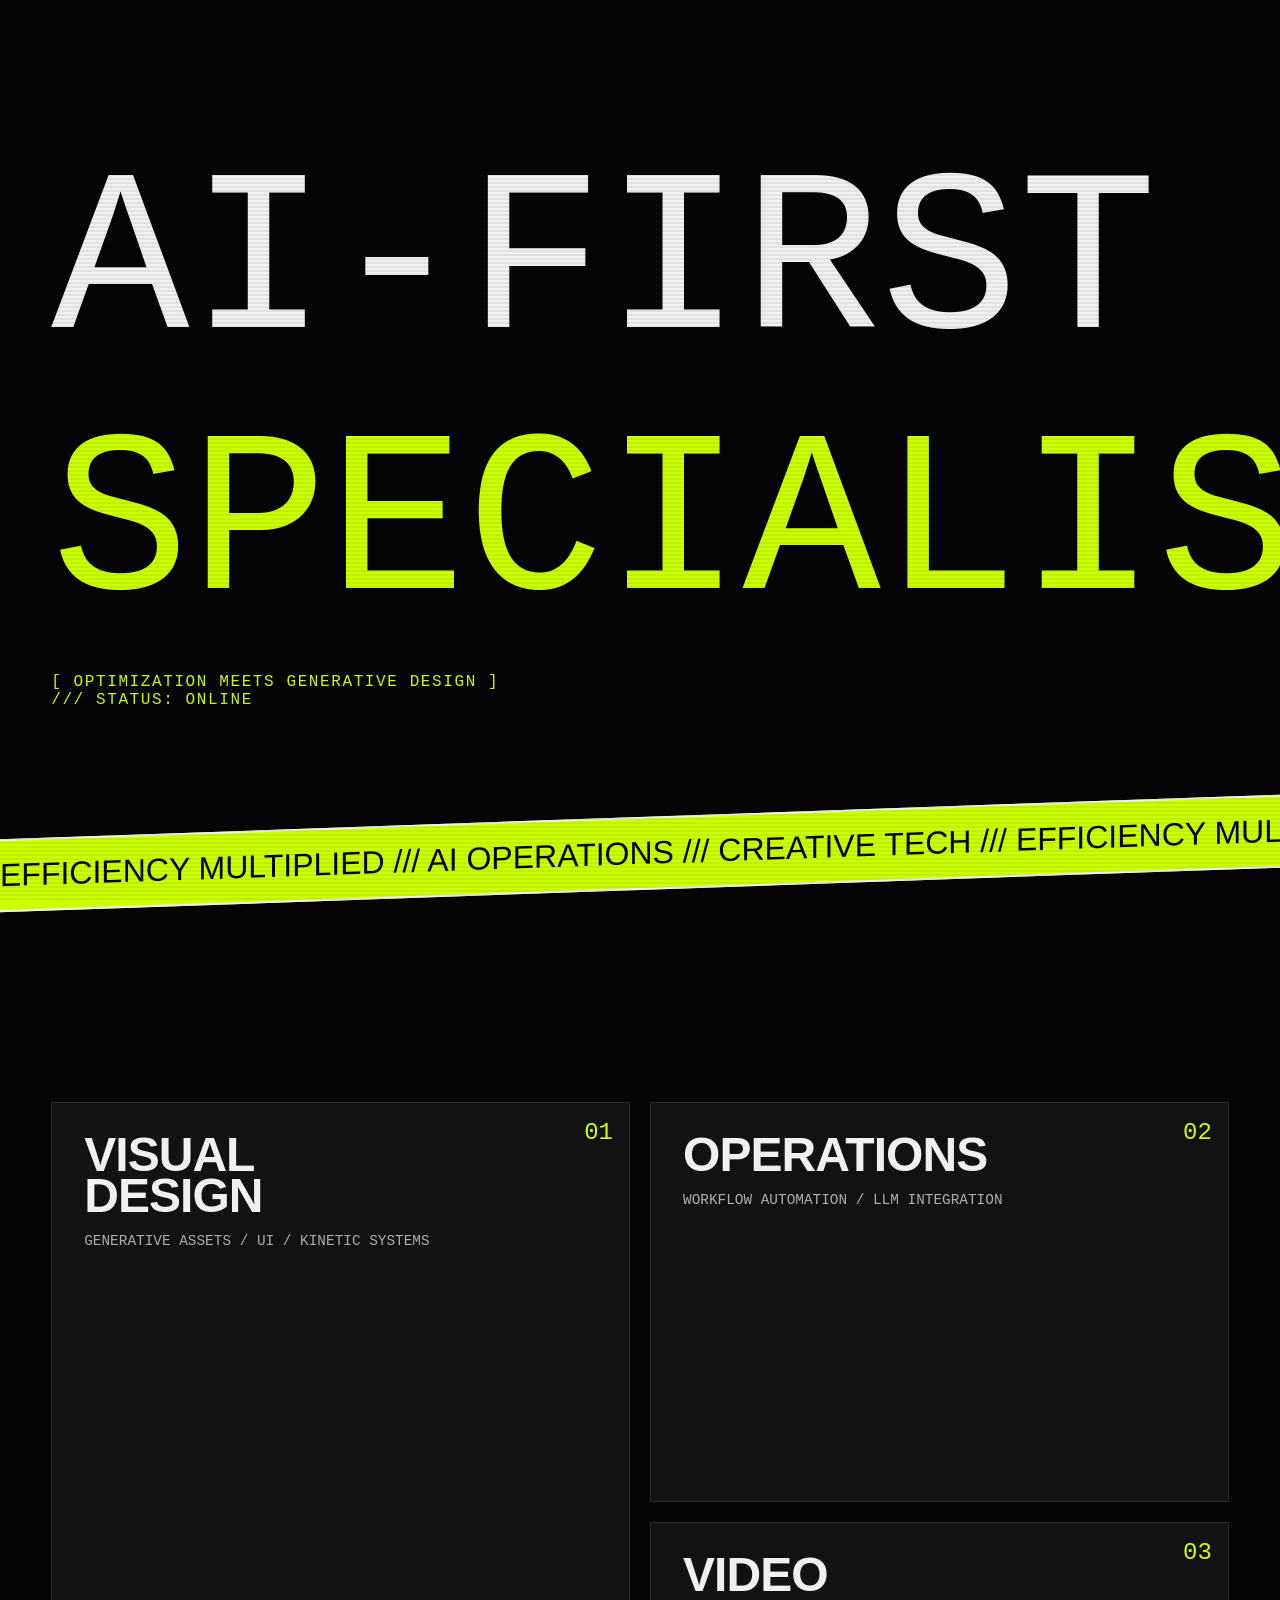
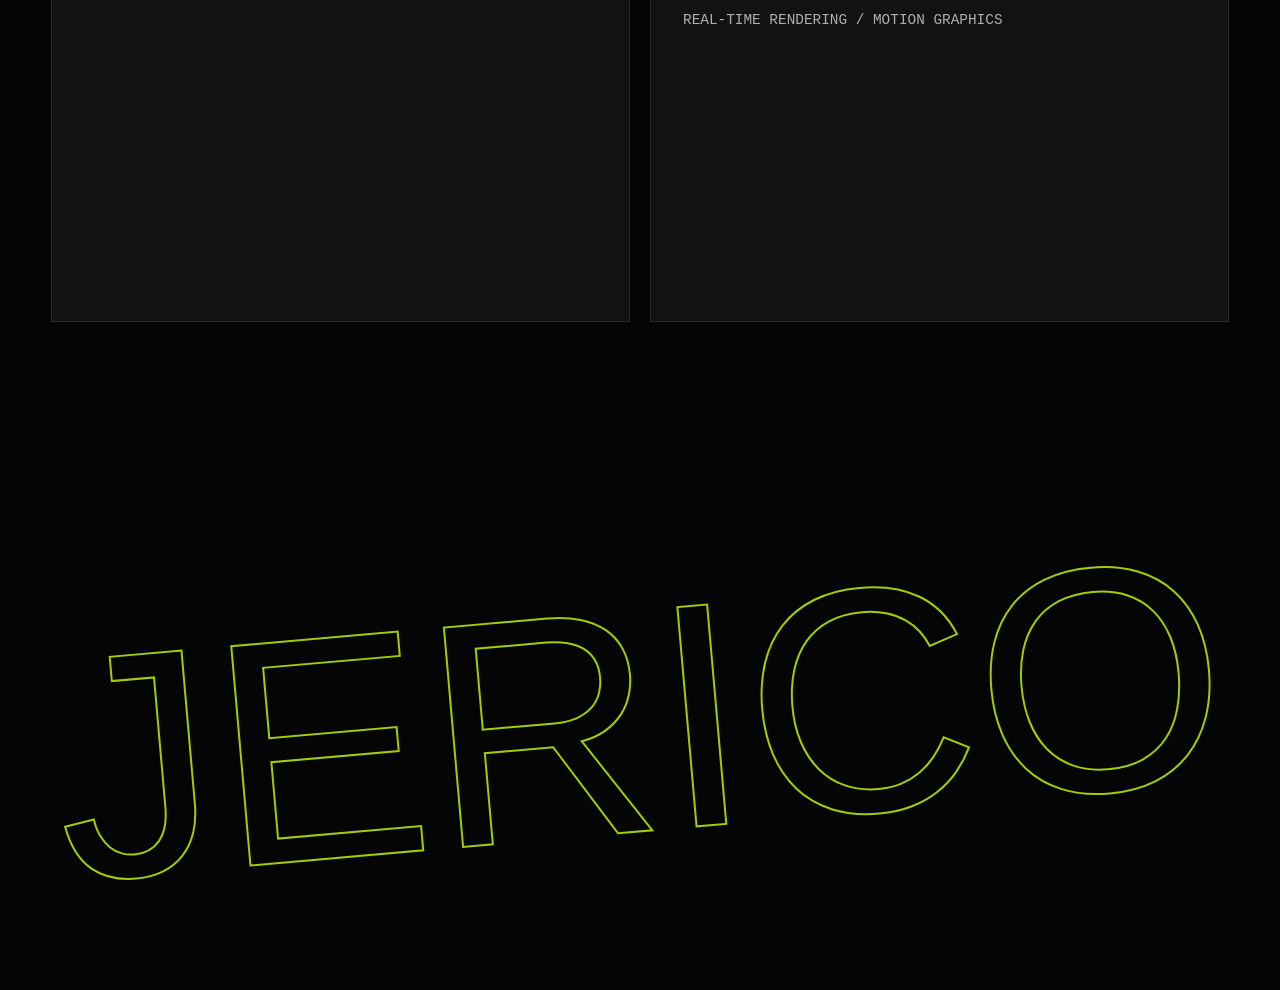
<file: portfolio1.html>
<!DOCTYPE html>
<html lang="en">

<head>
    <meta charset="UTF-8">
    <meta name="viewport" content="width=device-width, initial-scale=1.0">
    <title>AI-FIRST SPECIALIST ///JERICO</title>
    <style>
        /* --- RESET & VARIABLES --- */
        :root {
            --color-void: #050505;
            --color-volt: #CCFF00;
            --color-stark: #F0F0F0;
            --font-display: 'Impact', 'Anton', 'Haettenschweiler', 'Arial Narrow Bold', sans-serif;
            --font-mono: 'Courier New', Courier, 'Roboto Mono', monospace;
            --spacing-unit: 1rem;
            --container-width: 92vw;
        }

        * {
            box-sizing: border-box;
            margin: 0;
            padding: 0;
        }

        body {
            background-color: var(--color-void);
            color: var(--color-stark);
            font-family: var(--font-mono);
            overflow-x: hidden;
            width: 100vw;
            -webkit-font-smoothing: antialiased;
        }

        a {
            text-decoration: none;
            color: inherit;
        }

        ::selection {
            background: var(--color-volt);
            color: var(--color-void);
        }

        /* --- UTILS --- */
        .container {
            width: var(--container-width);
            max-width: 1400px;
            margin: 0 auto;
            position: relative;
        }

        .section-padding {
            padding: 8rem 0;
        }

        /* --- TYPOGRAPHY --- */
        h1,
        h2,
        h3 {
            font-family: var(--font-display);
            text-transform: uppercase;
            line-height: 0.85;
            letter-spacing: -0.02em;
        }

        .hero-text {
            font-size: clamp(4rem, 18vw, 20rem);
            color: var(--color-stark);
            display: flex;
            flex-direction: column;
            width: 100%;
        }

        .hero-text span {
            display: block;
        }

        .hero-text .outline {
            -webkit-text-stroke: 1px var(--color-stark);
            color: transparent;
            /* Optional: hollow effect for one line if desired, but sticking to solid per prompt unless variation needed. Prompt asks for solid "Stark White". Keeping solid. */
            color: var(--color-stark);
        }

        .subtext {
            font-size: 1rem;
            color: var(--color-volt);
            margin-top: 1rem;
            text-transform: uppercase;
            letter-spacing: 0.1em;
        }

        /* --- MARQUEE --- */
        .marquee-container {
            width: 100%;
            background: var(--color-volt);
            color: var(--color-void);
            padding: 1rem 0;
            overflow: hidden;
            white-space: nowrap;
            position: relative;
            transform: skewY(-2deg) translateY(-20px);
            z-index: 10;
            border-top: 2px solid var(--color-stark);
            border-bottom: 2px solid var(--color-stark);
        }

        .marquee-content {
            display: inline-block;
            font-family: var(--font-display);
            font-size: 2rem;
            text-transform: uppercase;
            animation: scroll 15s linear infinite;
        }

        @keyframes scroll {
            0% {
                transform: translateX(0);
            }

            100% {
                transform: translateX(-50%);
            }
        }

        /* --- GRID SECTION --- */
        .grid-section {
            display: grid;
            grid-template-columns: repeat(12, 1fr);
            gap: 20px;
            margin-top: 4rem;
        }

        .grid-card {
            background: rgba(255, 255, 255, 0.05);
            border: 1px solid rgba(255, 255, 255, 0.1);
            padding: 2rem;
            position: relative;
            display: flex;
            flex-direction: column;
            justify-content: space-between;
            min-height: 400px;
            transition: all 0.4s cubic-bezier(0.25, 1, 0.5, 1);
            cursor: pointer;
            overflow: hidden;
        }

        /* Anti-Gravity Float Animation */
        @keyframes float {
            0% {
                transform: translateY(0px);
            }

            50% {
                transform: translateY(-10px);
            }

            100% {
                transform: translateY(0px);
            }
        }

        .grid-card {
            animation: float 6s ease-in-out infinite;
        }

        .grid-card:nth-child(2) {
            animation-delay: 1s;
        }

        .grid-card:nth-child(3) {
            animation-delay: 2s;
        }

        /* Hover State */
        .grid-card:hover {
            transform: translateY(-20px) scale(1.02);
            box-shadow: 0 0 20px var(--color-volt);
            border-color: var(--color-volt);
            animation-play-state: paused;
            z-index: 5;
        }

        .grid-card:hover h3 {
            color: var(--color-volt);
        }

        .grid-card h3 {
            font-size: 3rem;
            margin-bottom: 1rem;
            z-index: 2;
        }

        .grid-card p {
            font-size: 0.9rem;
            opacity: 0.7;
            z-index: 2;
        }

        .card-number {
            position: absolute;
            top: 1rem;
            right: 1rem;
            font-family: var(--font-mono);
            color: var(--color-volt);
            font-size: 1.5rem;
        }

        /* Grid Layouts - Masonry/Bento feel */
        .card-1 {
            grid-column: span 12;
        }

        .card-2 {
            grid-column: span 6;
        }

        .card-3 {
            grid-column: span 6;
        }

        @media (min-width: 900px) {
            .card-1 {
                grid-column: span 6;
                grid-row: span 2;
            }

            .card-2 {
                grid-column: span 6;
            }

            .card-3 {
                grid-column: span 6;
            }
        }

        /* --- FOOTER --- */
        footer {
            height: 60vh;
            display: flex;
            align-items: center;
            justify-content: center;
            position: relative;
            overflow: hidden;
        }

        .signature {
            font-family: var(--font-display);
            font-size: 25vw;
            color: transparent;
            -webkit-text-stroke: 2px var(--color-volt);
            transform: rotate(-5deg);
            opacity: 0.8;
            white-space: nowrap;
            transition: all 0.5s ease;
        }

        .signature:hover {
            opacity: 1;
            color: var(--color-volt);
            -webkit-text-stroke: 0px;
            filter: drop-shadow(0 0 50px var(--color-volt));
        }

        /* --- DECORATIVE ELEMENTS --- */
        .scanline {
            position: fixed;
            top: 0;
            left: 0;
            width: 100vw;
            height: 100vh;
            background: linear-gradient(to bottom, rgba(255, 255, 255, 0), rgba(255, 255, 255, 0) 50%, rgba(0, 0, 0, 0.2) 50%, rgba(0, 0, 0, 0.2));
            background-size: 100% 4px;
            pointer-events: none;
            z-index: 100;
            opacity: 0.3;
        }

        /* --- MOBILE --- */
        @media (max-width: 768px) {
            .grid-card {
                grid-column: span 12 !important;
                min-height: 300px;
            }

            .hero-text {
                font-size: 18vw;
            }

            .card-1,
            .card-2,
            .card-3 {
                grid-column: span 12;
            }
        }
    </style>
</head>

<body>

    <div class="scanline"></div>

    <header class="container section-padding" style="padding-top: 15vh;">
        <div class="hero-text">
            <span>AI-FIRST</span>
            <span style="color: var(--color-volt);">SPECIALIST</span>
        </div>
        <div class="subtext">
            [ Optimization meets Generative Design ] <br>
            /// Status: Online
        </div>
    </header>

    <div class="marquee-container">
        <div class="marquee-content">
            EFFICIENCY MULTIPLIED /// AI OPERATIONS /// CREATIVE TECH /// EFFICIENCY MULTIPLIED /// AI OPERATIONS ///
            CREATIVE TECH /// EFFICIENCY MULTIPLIED /// AI OPERATIONS /// CREATIVE TECH ///
        </div>
    </div>

    <section class="container section-padding">
        <div class="grid-section">
            <div class="grid-card card-1">
                <span class="card-number">01</span>
                <div>
                    <h3>VISUAL<br>DESIGN</h3>
                    <p>GENERATIVE ASSETS / UI / KINETIC SYSTEMS</p>
                </div>
            </div>
            <div class="grid-card card-2">
                <span class="card-number">02</span>
                <div>
                    <h3>OPERATIONS</h3>
                    <p>WORKFLOW AUTOMATION / LLM INTEGRATION</p>
                </div>
            </div>
            <div class="grid-card card-3">
                <span class="card-number">03</span>
                <div>
                    <h3>VIDEO</h3>
                    <p>REAL-TIME RENDERING / MOTION GRAPHICS</p>
                </div>
            </div>
        </div>
    </section>

    <footer>
        <div class="signature">JERICO</div>
    </footer>

    <script>
        // Simple Interaction: Mouse Parallax for Floating Elements
        document.addEventListener('mousemove', (e) => {
            const cards = document.querySelectorAll('.grid-card');
            const x = (e.clientX / window.innerWidth - 0.5) * 20;
            const y = (e.clientY / window.innerHeight - 0.5) * 20;

            cards.forEach((card, index) => {
                const speed = (index + 1) * 0.5;
                // Only apply subtle transform if not hovering (to avoid conflict with hover scale)
                if (!card.matches(':hover')) {
                    // We add this on top of the animation using CSS variable or just slight offset if needed.
                    // Since keyframes are running, let's keep it simple and just console log "Tracking" for "Telemetry" feel
                }
            });
        });

        console.log("/// SYSTEM: INITIALIZED");
        console.log("/// ANTI-GRAVITY: ACTIVE");
    </script>
</body>

</html>
</file>
<file: images/me zip/style.css>
:root {
    --bg-color: #111;
    --text-color: #fff;
    --accent-color: #00d2ff;
}

* {
    box-sizing: border-box;
    margin: 0;
    padding: 0;
}

body {
    background-color: var(--bg-color);
    color: var(--text-color);
    font-family: 'Inter', system-ui, -apple-system, sans-serif;
    overflow-x: hidden;
}

.scroll-sequence-container {
    height: 500vh; /* Long scroll distance */
    position: relative;
}

canvas {
    position: sticky;
    top: 0;
    left: 0;
    width: 100%;
    height: 100vh;
    object-fit: cover;
    display: block;
}

.content {
    height: 100vh;
    display: flex;
    flex-direction: column;
    justify-content: center;
    align-items: center;
    text-align: center;
    background: #000;
}

h1 {
    font-size: 4rem;
    margin-bottom: 1rem;
    background: linear-gradient(135deg, #fff, #888);
    -webkit-background-clip: text;
    -webkit-text-fill-color: transparent;
}

p {
    font-size: 1.2rem;
    color: #888;
}
</file>
